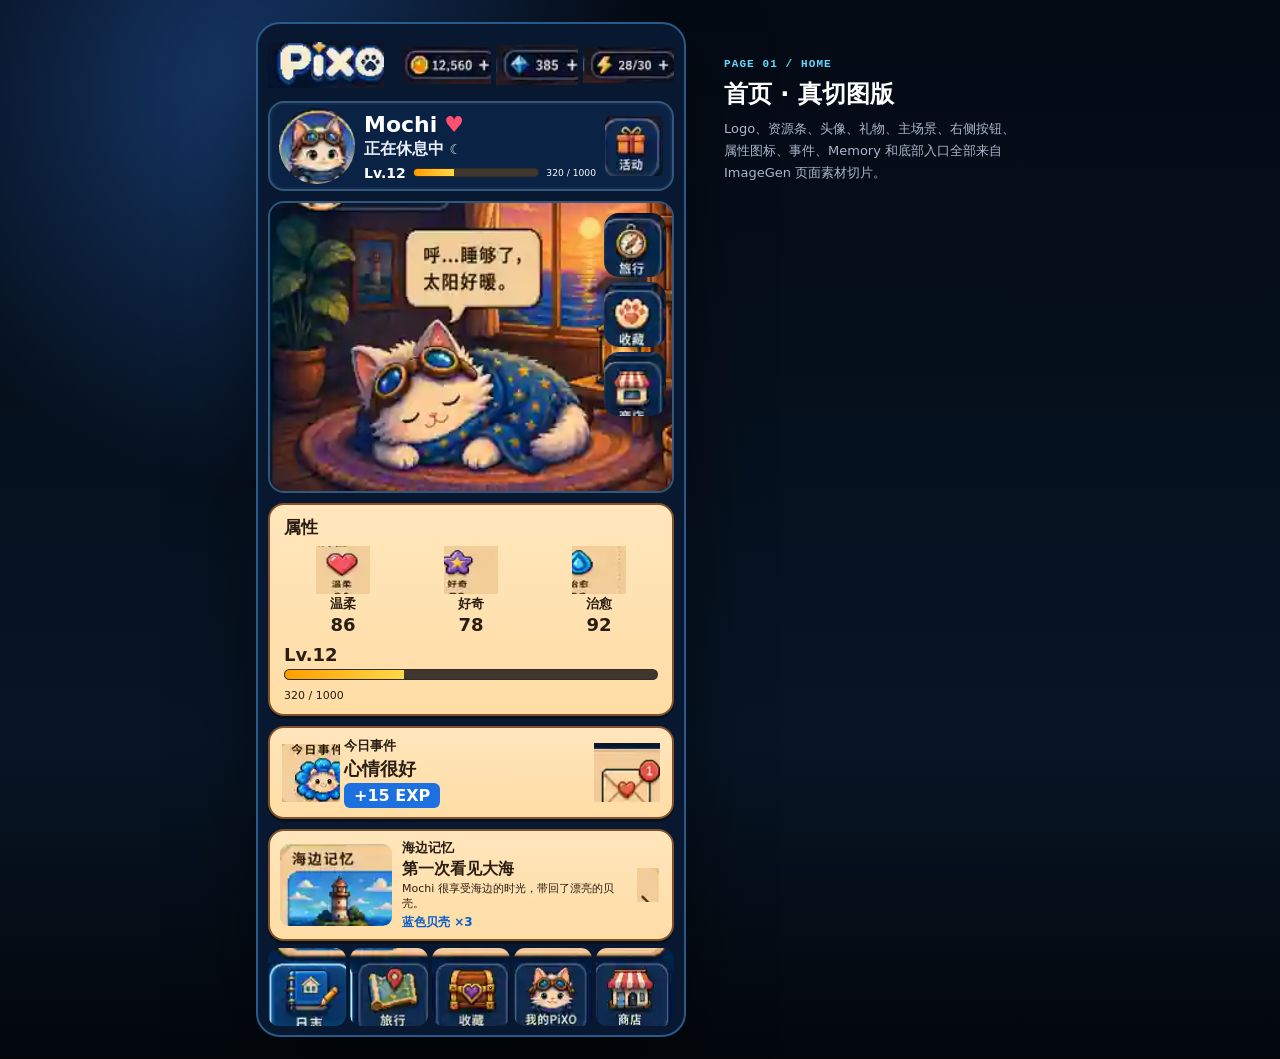
<file: index.html>
<!doctype html>
<html lang="zh-CN">
<head>
  <meta charset="UTF-8" />
  <meta name="viewport" content="width=device-width, initial-scale=1, viewport-fit=cover" />
  <meta name="theme-color" content="#071830" />
  <title>PiXO Demo</title>
  <link rel="stylesheet" href="./styles.css" />
</head>
<body>
<main class="page-shell">

  <section class="page-view" data-page="home">
    <section class="pixo-screen home-screen">
      <header class="home-topbar">
        <button class="image-button logo-button" data-route="home" aria-label="PiXO 首页"><canvas class="slice-canvas" data-src="./assets/home/home-hero.webp" data-x="0.035" data-y="0.055" data-w="0.315" data-h="0.145"></canvas></button>
        <div class="resource-row">
          <button class="image-button resource-image" data-action="coin"><canvas class="slice-canvas" data-src="./assets/home/home-hero.webp" data-x="0.385" data-y="0.069" data-w="0.183" data-h="0.087"></canvas></button>
          <button class="image-button resource-image" data-action="gem"><canvas class="slice-canvas" data-src="./assets/home/home-hero.webp" data-x="0.578" data-y="0.069" data-w="0.162" data-h="0.087"></canvas></button>
          <button class="image-button resource-image" data-action="energy"><canvas class="slice-canvas" data-src="./assets/home/home-hero.webp" data-x="0.752" data-y="0.069" data-w="0.194" data-h="0.087"></canvas></button>
        </div>
      </header>

      <section class="home-profile-card pixel-panel">
        <button class="profile-avatar-cut image-button" data-route="detail"><canvas class="slice-canvas" data-src="./assets/home/home-hero.webp" data-x="0.045" data-y="0.205" data-w="0.145" data-h="0.175"></canvas></button>
        <div class="home-profile-copy"><div class="name-row"><strong>Mochi</strong><span class="heart-text">♥</span></div><p>正在休息中 <small>☾</small></p><div class="level-row"><b>Lv.12</b><div class="mini-progress"><i style="width:32%"></i></div><small>320 / 1000</small></div></div>
        <button class="image-button gift-cut" data-action="activity"><canvas class="slice-canvas" data-src="./assets/home/home-hero.webp" data-x="0.845" data-y="0.191" data-w="0.128" data-h="0.149"></canvas></button>
      </section>

      <section class="home-scene pixel-panel">
        <canvas class="slice-canvas scene-cut" data-src="./assets/home/home-hero.webp" data-x="0.018" data-y="0.365" data-w="0.815" data-h="0.635"></canvas>
        <div class="scene-buttons">
          <button class="image-button" data-route="travel"><canvas class="slice-canvas" data-src="./assets/home/home-hero.webp" data-x="0.845" data-y="0.345" data-w="0.128" data-h="0.149"></canvas></button>
          <button class="image-button" data-route="collection"><canvas class="slice-canvas" data-src="./assets/home/home-hero.webp" data-x="0.845" data-y="0.498" data-w="0.128" data-h="0.149"></canvas></button>
          <button class="image-button" data-route="shop"><canvas class="slice-canvas" data-src="./assets/home/home-hero.webp" data-x="0.845" data-y="0.651" data-w="0.128" data-h="0.149"></canvas></button>
        </div>
      </section>

      <section class="home-stats pixel-paper"><h2>属性</h2><div class="stat-grid">
        <button class="stat-box" data-action="stat-heart"><canvas class="slice-canvas stat-icon-cut" data-src="./assets/home/home-lower.webp" data-x="0.075" data-y="0.075" data-w="0.13" data-h="0.16"></canvas><b>温柔</b><em>86</em></button>
        <button class="stat-box" data-action="stat-star"><canvas class="slice-canvas stat-icon-cut" data-src="./assets/home/home-lower.webp" data-x="0.315" data-y="0.075" data-w="0.13" data-h="0.16"></canvas><b>好奇</b><em>78</em></button>
        <button class="stat-box" data-action="stat-drop"><canvas class="slice-canvas stat-icon-cut" data-src="./assets/home/home-lower.webp" data-x="0.555" data-y="0.075" data-w="0.13" data-h="0.16"></canvas><b>治愈</b><em>92</em></button>
      </div><div class="big-level"><b>Lv.12</b><div class="exp-track"><i style="width:32%"></i></div><small>320 / 1000</small></div></section>

      <section class="today-card pixel-paper"><canvas class="slice-canvas event-flower-cut" data-src="./assets/home/home-lower.webp" data-x="0.060" data-y="0.325" data-w="0.145" data-h="0.175"></canvas><div><small>今日事件</small><strong>心情很好</strong><span class="exp-label">+15 EXP</span></div><button class="image-button mail-cut" data-action="event"><canvas class="slice-canvas" data-src="./assets/home/home-lower.webp" data-x="0.735" data-y="0.286" data-w="0.17" data-h="0.167"></canvas></button></section>

      <button class="memory-preview pixel-paper" onclick="location.href='./memory.html'"><canvas class="slice-canvas memory-thumb-cut" data-src="./assets/home/home-lower.webp" data-x="0.055" data-y="0.535" data-w="0.245" data-h="0.20"></canvas><div><small>海边记忆</small><strong>第一次看见大海</strong><p>Mochi 很享受海边的时光，带回了漂亮的贝壳。</p><span>蓝色贝壳 ×3</span></div><canvas class="slice-canvas arrow-cut" data-src="./assets/home/home-lower.webp" data-x="0.875" data-y="0.55" data-w="0.07" data-h="0.12"></canvas></button>

      <nav class="cut-bottom-nav">
        <button class="image-button" data-action="diary"><canvas class="slice-canvas" data-src="./assets/home/home-lower.webp" data-x="0.025" data-y="0.767" data-w="0.178" data-h="0.208"></canvas></button>
        <button class="image-button" data-route="travel"><canvas class="slice-canvas" data-src="./assets/home/home-lower.webp" data-x="0.207" data-y="0.767" data-w="0.186" data-h="0.208"></canvas></button>
        <button class="image-button" data-route="collection"><canvas class="slice-canvas" data-src="./assets/home/home-lower.webp" data-x="0.398" data-y="0.767" data-w="0.184" data-h="0.208"></canvas></button>
        <button class="image-button" data-route="detail"><canvas class="slice-canvas" data-src="./assets/home/home-lower.webp" data-x="0.590" data-y="0.767" data-w="0.188" data-h="0.208"></canvas></button>
        <button class="image-button" data-route="shop"><canvas class="slice-canvas" data-src="./assets/home/home-lower.webp" data-x="0.782" data-y="0.767" data-w="0.194" data-h="0.208"></canvas></button>
      </nav>
    </section>
  </section>

  <section class="page-view" data-page="detail" hidden>
    <section class="pixo-screen detail-screen">
      <header class="detail-cut-header"><button class="image-button header-cut-btn" data-route="home"><canvas class="slice-canvas" data-src="./assets/detail/detail-header.webp" data-x="0" data-y="0" data-w="0.18" data-h="1"></canvas></button><h1>PiXO 详情</h1><button class="image-button header-cut-btn" data-action="edit-pixo"><canvas class="slice-canvas" data-src="./assets/detail/detail-header.webp" data-x="0.82" data-y="0" data-w="0.18" data-h="1"></canvas></button></header>
      <section class="detail-profile pixel-paper light"><div class="detail-name"><canvas class="slice-canvas profile-avatar-inline" data-src="./assets/home/home-hero.webp" data-x="0.045" data-y="0.205" data-w="0.145" data-h="0.175"></canvas><div><strong>Mochi</strong><small>#00001287</small><p>温柔 · 好奇 · 治愈</p></div></div><div class="detail-level"><b>Lv.12</b><div class="exp-track"><i style="width:32%"></i></div><span>320 / 1000</span></div></section>
      <section class="detail-hero-cut pixel-paper light"><img src="./assets/detail/detail-hero.webp" alt="Mochi 详情主视觉"></section>
      <nav class="detail-tabs"><button class="selected" data-detail-tab="Form">Form</button><button data-detail-tab="Face">Face</button><button data-detail-tab="Trait">Trait</button><button data-detail-tab="Halo">Halo</button></nav>
      <section class="detail-cut-block pixel-paper light"><img src="./assets/detail/detail-traits.webp" alt="Form Face Trait Halo 图标切图"><div class="detail-tab-hotspots"><button data-detail-tab="Form"></button><button data-detail-tab="Face"></button><button data-detail-tab="Trait"></button><button data-detail-tab="Halo"></button></div><p id="detailDescription">猫系 Form 决定 Mochi 的基础外形、动作模板以及部分系列收藏归属。</p></section>
      <section class="detail-cut-block pixel-paper light item-slice-block"><div class="slice-title"><b>旅行携带物品</b><span id="detailItemCount">3 / 3</span></div><img src="./assets/detail/detail-items.webp" alt="旅行物品切图"><div class="detail-item-hotspots"><button class="selected" data-item="能量饮料"></button><button class="selected" data-item="探险锤"></button><button class="selected" data-item="旅行票"></button></div></section>
      <button class="image-button detail-cta-cut" data-route="travel"><img src="./assets/detail/detail-cta.webp" alt="装备 Mochi 出发"></button>
      <nav class="cut-bottom-nav compact-nav"><button class="image-button" data-route="home"><canvas class="slice-canvas" data-src="./assets/home/home-lower.webp" data-x="0.025" data-y="0.767" data-w="0.178" data-h="0.208"></canvas></button><button class="image-button" data-route="travel"><canvas class="slice-canvas" data-src="./assets/home/home-lower.webp" data-x="0.207" data-y="0.767" data-w="0.186" data-h="0.208"></canvas></button><button class="image-button" data-route="collection"><canvas class="slice-canvas" data-src="./assets/home/home-lower.webp" data-x="0.398" data-y="0.767" data-w="0.184" data-h="0.208"></canvas></button><button class="nav-current-text">我的 PiXO</button><button class="image-button" data-route="shop"><canvas class="slice-canvas" data-src="./assets/home/home-lower.webp" data-x="0.782" data-y="0.767" data-w="0.194" data-h="0.208"></canvas></button></nav>
    </section>
  </section>

  <section class="page-view" data-page="travel" hidden>
    <section class="pixo-screen travel-screen">
      <header class="page-topbar"><button class="back-btn" data-route="detail">‹</button><h1>准备旅行</h1><button class="help-btn" data-action="travel-help">?</button></header>
      <section class="destination-card pixel-paper light"><canvas class="slice-canvas destination-cut" data-src="./assets/travel/prepare-page.webp" data-x="0.055" data-y="0.105" data-w="0.895" data-h="0.185"></canvas><button class="destination-overlay" data-action="destination"></button></section>
      <section class="travel-block pixel-paper light"><div class="section-title-row"><div><small>TRAVEL STYLE</small><h3>旅行倾向</h3></div><span id="durationHint">2～8 小时</span></div><div class="segmented-control"><button data-duration="short">短途<small>30m～2h</small></button><button class="selected" data-duration="normal">普通<small>2h～8h</small></button><button data-duration="long">长途<small>8h～24h</small></button></div></section>
      <section class="travel-block pixel-paper light"><div class="section-title-row"><div><small>TRAVEL KIT</small><h3>携带物品</h3></div><span id="travelItemCount">3 / 5</span></div><div class="travel-cut-grid">
        <button class="cut-select selected" data-travel-item="能量饮料"><canvas class="slice-canvas" data-src="./assets/travel/prepare-page.webp" data-x="0.071" data-y="0.461" data-w="0.174" data-h="0.131"></canvas></button><button class="cut-select selected" data-travel-item="寻宝工具"><canvas class="slice-canvas" data-src="./assets/travel/prepare-page.webp" data-x="0.257" data-y="0.461" data-w="0.174" data-h="0.131"></canvas></button><button class="cut-select selected" data-travel-item="旅行票"><canvas class="slice-canvas" data-src="./assets/travel/prepare-page.webp" data-x="0.446" data-y="0.461" data-w="0.174" data-h="0.131"></canvas></button><button class="cut-select empty" data-action="empty-slot"><canvas class="slice-canvas" data-src="./assets/travel/prepare-page.webp" data-x="0.634" data-y="0.461" data-w="0.174" data-h="0.131"></canvas></button><button class="cut-select empty" data-action="empty-slot"><canvas class="slice-canvas" data-src="./assets/travel/prepare-page.webp" data-x="0.811" data-y="0.461" data-w="0.125" data-h="0.131"></canvas></button>
      </div></section>
      <section class="halo-summary pixel-paper light"><canvas class="slice-canvas halo-cut" data-src="./assets/detail/detail-traits.webp" data-x="0.72" data-y="0.05" data-w="0.26" data-h="0.74"></canvas><div><small>CURRENT HALO</small><strong>探索环</strong><p>减少重复地点，提高发现新地点和特殊路线的概率。</p></div><span>Lv.2</span></section>
      <section class="travel-estimate pixel-panel"><div><span>预计时长</span><b id="estimateTime">约 3小时28分</b></div><div><span>事件倾向</span><b id="estimateEvent">均衡 · 探索</b></div><div><span>携带数量</span><b id="estimateItems">3 件</b></div></section>
      <button class="image-button travel-start-cut" id="travelStartBtn"><canvas class="slice-canvas" data-src="./assets/travel/prepare-page.webp" data-x="0.103" data-y="0.885" data-w="0.794" data-h="0.074"></canvas></button><div class="travel-draft" id="travelDraft">海边小镇 · 普通 · 3 件物品</div>
      <nav class="cut-bottom-nav compact-nav"><button class="image-button" data-route="home"><canvas class="slice-canvas" data-src="./assets/home/home-lower.webp" data-x="0.025" data-y="0.767" data-w="0.178" data-h="0.208"></canvas></button><button class="nav-current-text">旅行</button><button class="image-button" data-route="collection"><canvas class="slice-canvas" data-src="./assets/home/home-lower.webp" data-x="0.398" data-y="0.767" data-w="0.184" data-h="0.208"></canvas></button><button class="image-button" data-route="detail"><canvas class="slice-canvas" data-src="./assets/home/home-lower.webp" data-x="0.590" data-y="0.767" data-w="0.188" data-h="0.208"></canvas></button><button class="image-button" data-route="shop"><canvas class="slice-canvas" data-src="./assets/home/home-lower.webp" data-x="0.782" data-y="0.767" data-w="0.194" data-h="0.208"></canvas></button></nav>
    </section>
  </section>

  <section class="page-view" data-page="traveling" hidden>
    <section class="pixo-screen traveling-screen">
      <header class="traveling-cut-header"><button class="image-button" data-route="travel"><canvas class="slice-canvas" data-src="./assets/traveling/traveling-page.webp" data-x="0.022" data-y="0.011" data-w="0.12" data-h="0.07"></canvas></button><h1>旅行中</h1><button class="image-button" data-action="traveling-camera"><canvas class="slice-canvas" data-src="./assets/traveling/traveling-page.webp" data-x="0.87" data-y="0.011" data-w="0.11" data-h="0.07"></canvas></button></header>
      <section class="travel-map-card pixel-paper light"><img src="./assets/traveling/traveling-map.webp" alt="海边旅行路线" class="travel-map-image"><div class="map-signal"><canvas class="slice-canvas signal-avatar" data-src="./assets/home/home-hero.webp" data-x="0.045" data-y="0.205" data-w="0.145" data-h="0.175"></canvas><div><small>MOCHI SIGNAL</small><b>正在旅行…</b></div></div><div class="time-bubble"><small>预计剩余</small><strong id="travelingRemaining">3小时28分</strong></div></section>
      <section class="traveling-info pixel-paper light"><div><small>目的地</small><b id="travelingDestination">海边小镇</b></div><div><small>旅行类型</small><b id="travelingType">普通</b></div><div><small>Halo</small><b id="travelingHalo">探索环</b></div></section>
      <section class="message-card pixel-paper light"><div class="section-title-row"><div><small>LIVE LOG</small><h3>途中消息</h3></div><span>自动更新</span></div><div class="traveling-log" id="travelingLog"></div></section>
      <section class="traveling-kit pixel-paper light"><div class="section-title-row"><div><small>TRIP LOADOUT</small><h3>本次携带</h3></div><span id="travelingItemCount">3 件</span></div><div class="traveling-cut-kit" id="travelingKit"></div></section>
      <div class="traveling-actions"><button class="image-button fast-cut" id="travelingFastBtn"><canvas class="slice-canvas" data-src="./assets/traveling/traveling-page.webp" data-x="0.103" data-y="0.914" data-w="0.38" data-h="0.056"></canvas></button><button class="image-button boost-cut" data-action="boost"><canvas class="slice-canvas" data-src="./assets/traveling/traveling-page.webp" data-x="0.52" data-y="0.914" data-w="0.37" data-h="0.056"></canvas></button></div><div class="traveling-summary" id="travelingSummary">普通 · 探索环 · 3件物品</div>
      <nav class="cut-bottom-nav compact-nav"><button class="image-button" data-route="home"><canvas class="slice-canvas" data-src="./assets/home/home-lower.webp" data-x="0.025" data-y="0.767" data-w="0.178" data-h="0.208"></canvas></button><button class="nav-current-text">旅行</button><button class="image-button" data-route="collection"><canvas class="slice-canvas" data-src="./assets/home/home-lower.webp" data-x="0.398" data-y="0.767" data-w="0.184" data-h="0.208"></canvas></button><button class="image-button" data-route="detail"><canvas class="slice-canvas" data-src="./assets/home/home-lower.webp" data-x="0.590" data-y="0.767" data-w="0.188" data-h="0.208"></canvas></button><button class="image-button" data-route="shop"><canvas class="slice-canvas" data-src="./assets/home/home-lower.webp" data-x="0.782" data-y="0.767" data-w="0.194" data-h="0.208"></canvas></button></nav>
    </section>
  </section>

  <aside class="build-note"><span id="buildPage">PAGE 01 / HOME</span><strong id="buildTitle">首页 · 切图组件化</strong><p id="buildText">所有可见按钮、图标和主要插画均来自之前的 ImageGen 页面素材切片。</p></aside>
</main>
<div class="route-preview" id="routePreview" aria-hidden="true"><div class="preview-panel"><button class="preview-close" id="previewClose">×</button><small>NEXT PAGE</small><h2 id="previewTitle">收藏柜</h2><p id="previewText">第 7 页会在 1～4 页修复完成后继续实现。</p><button class="preview-primary" id="previewBack">返回当前页面</button></div></div>
<div class="toast" id="toast"></div>
<script src="./app.js"></script><script src="./return-bridge.js"></script>
</body>
</html>
</file>
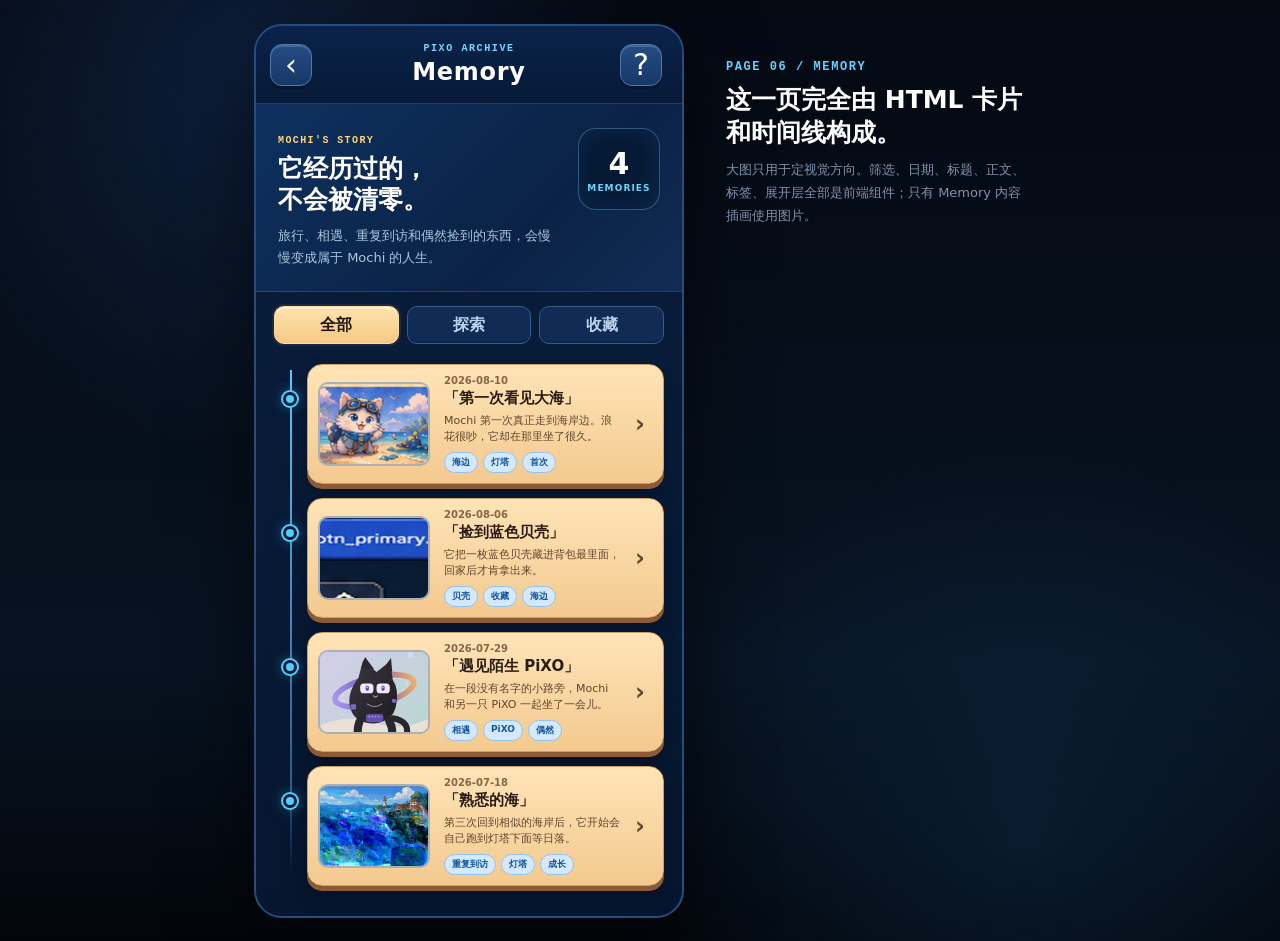
<file: memory.html>
<!doctype html>
<html lang="zh-CN">
<head>
  <meta charset="UTF-8" />
  <meta name="viewport" content="width=device-width, initial-scale=1, viewport-fit=cover" />
  <meta name="theme-color" content="#071830" />
  <title>PiXO · Memory</title>
  <link rel="stylesheet" href="./memory.css" />
</head>
<body>
  <main class="memory-shell">
    <section class="memory-phone" aria-label="PiXO Memory 页面">
      <header class="memory-topbar">
        <button class="pixel-icon-btn" id="memoryBack" aria-label="返回">‹</button>
        <div class="title-group"><small>PIXO ARCHIVE</small><h1>Memory</h1></div>
        <button class="pixel-icon-btn" id="memoryInfo" aria-label="Memory 说明">?</button>
      </header>

      <section class="memory-hero">
        <div class="hero-copy">
          <span class="eyebrow">MOCHI'S STORY</span>
          <h2>它经历过的，<br>不会被清零。</h2>
          <p>旅行、相遇、重复到访和偶然捡到的东西，会慢慢变成属于 Mochi 的人生。</p>
        </div>
        <div class="hero-count"><strong id="memoryTotal">4</strong><span>MEMORIES</span></div>
      </section>

      <nav class="memory-tabs" aria-label="Memory 筛选">
        <button class="memory-tab active" data-filter="all">全部</button>
        <button class="memory-tab" data-filter="explore">探索</button>
        <button class="memory-tab" data-filter="collect">收藏</button>
      </nav>

      <section class="timeline-wrap">
        <div class="timeline-line"></div>
        <div id="memoryList" class="memory-list"></div>
      </section>
    </section>

    <aside class="memory-note">
      <span>PAGE 06 / MEMORY</span>
      <strong>这一页完全由 HTML 卡片和时间线构成。</strong>
      <p>大图只用于定视觉方向。筛选、日期、标题、正文、标签、展开层全部是前端组件；只有 Memory 内容插画使用图片。</p>
    </aside>
  </main>

  <div class="memory-modal" id="memoryModal" aria-hidden="true">
    <div class="memory-modal-card">
      <button class="modal-close" id="modalClose">×</button>
      <img id="modalImage" alt="Memory 插画" />
      <div class="modal-body">
        <small id="modalDate"></small>
        <h2 id="modalTitle"></h2>
        <p id="modalText"></p>
        <div class="modal-tags" id="modalTags"></div>
      </div>
    </div>
  </div>

  <div class="memory-toast" id="memoryToast"></div>
  <script src="./memory.js"></script>
</body>
</html>
</file>
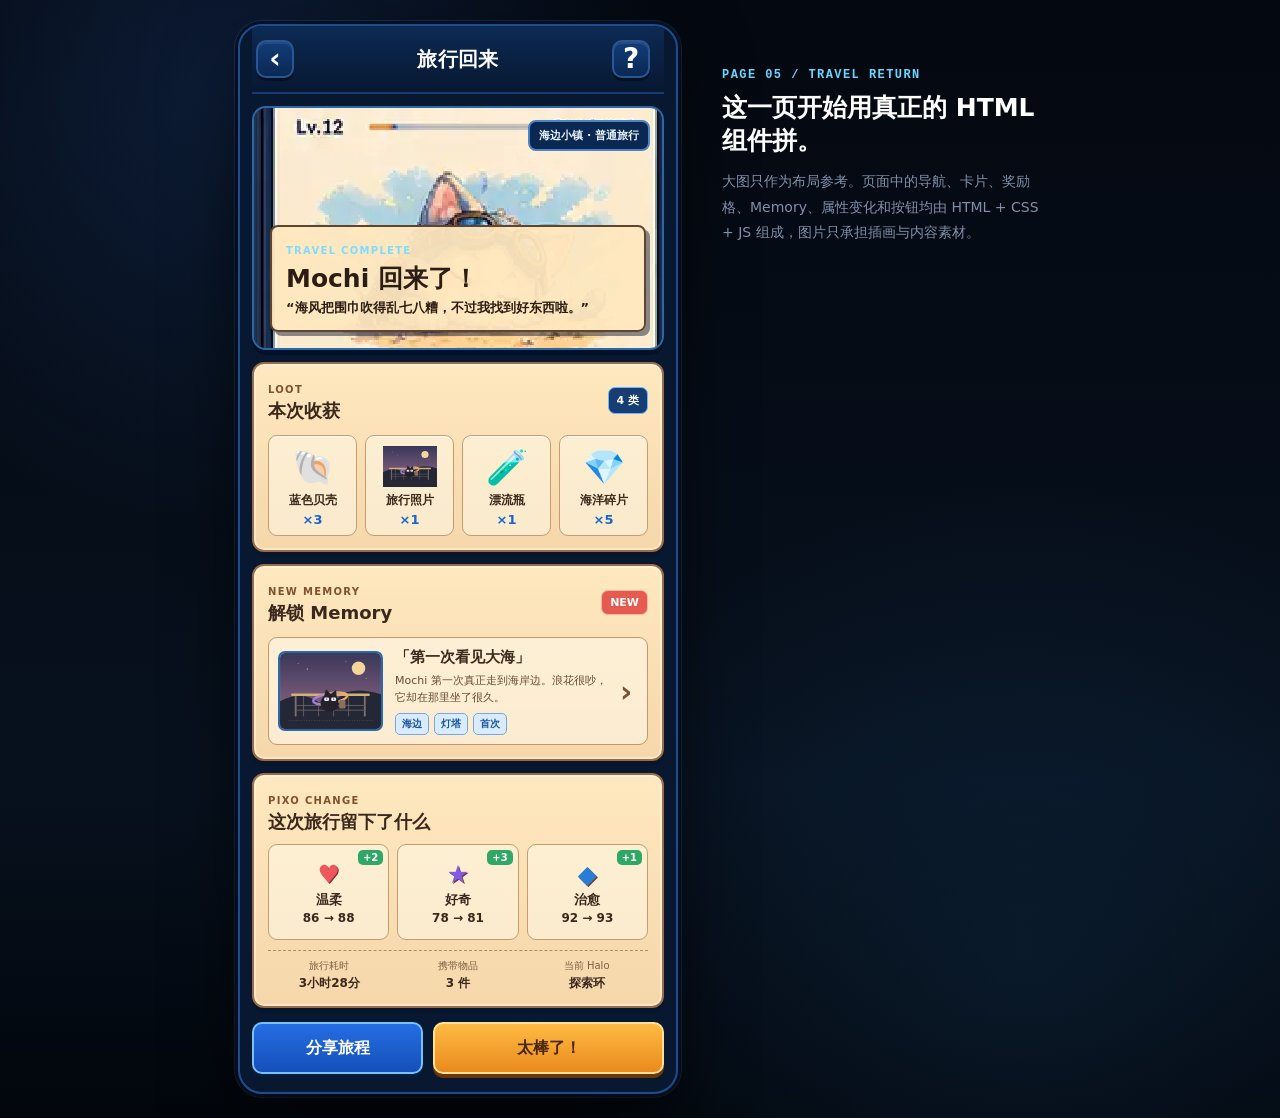
<file: return.html>
<!doctype html>
<html lang="zh-CN">
<head>
  <meta charset="UTF-8" />
  <meta name="viewport" content="width=device-width, initial-scale=1, viewport-fit=cover" />
  <meta name="theme-color" content="#071830" />
  <title>PiXO · 旅行回来</title>
  <link rel="stylesheet" href="./return.css" />
</head>
<body>
  <main class="return-shell">
    <section class="return-phone" aria-label="PiXO 旅行回来页面">
      <header class="return-topbar">
        <button class="pixel-icon-btn" id="returnBack" aria-label="返回旅行中">‹</button>
        <h1>旅行回来</h1>
        <button class="pixel-icon-btn" id="returnInfo" aria-label="旅行说明">?</button>
      </header>

      <section class="return-hero-card">
        <img class="return-hero-image" src="./assets/detail/detail-hero.webp" alt="Mochi 海边归来" />
        <div class="return-hero-copy">
          <span class="mini-label">TRAVEL COMPLETE</span>
          <h2>Mochi 回来了！</h2>
          <p id="returnQuote">“海风把围巾吹得乱七八糟，不过我找到好东西啦。”</p>
        </div>
        <div class="return-route-chip" id="returnRouteChip">海边小镇 · 普通旅行</div>
      </section>

      <section class="paper-card rewards-section">
        <div class="section-title-row">
          <div>
            <span class="mini-label dark">LOOT</span>
            <h3>本次收获</h3>
          </div>
          <span class="reward-total" id="rewardTotal">4 类</span>
        </div>

        <div class="reward-grid">
          <button class="reward-item" data-reward="蓝色贝壳">
            <div class="reward-art reward-shell">🐚</div>
            <strong>蓝色贝壳</strong>
            <span id="rewardShellCount">×3</span>
          </button>
          <button class="reward-item" data-reward="旅行照片">
            <img src="./assets/postcard-moonbay.svg" alt="旅行照片" />
            <strong>旅行照片</strong>
            <span id="rewardPhotoCount">×1</span>
          </button>
          <button class="reward-item" data-reward="漂流瓶">
            <div class="reward-art">🧪</div>
            <strong>漂流瓶</strong>
            <span id="rewardBottleCount">×1</span>
          </button>
          <button class="reward-item" data-reward="海洋碎片">
            <div class="reward-art">💎</div>
            <strong>海洋碎片</strong>
            <span id="rewardShardCount">×5</span>
          </button>
        </div>
      </section>

      <section class="paper-card memory-section">
        <div class="section-title-row">
          <div>
            <span class="mini-label dark">NEW MEMORY</span>
            <h3>解锁 Memory</h3>
          </div>
          <span class="new-badge">NEW</span>
        </div>
        <button class="memory-unlock" id="memoryUnlock">
          <img src="./assets/postcard-moonbay.svg" alt="第一次看见大海" />
          <div class="memory-copy">
            <strong>「第一次看见大海」</strong>
            <p>Mochi 第一次真正走到海岸边。浪花很吵，它却在那里坐了很久。</p>
            <div class="memory-tags"><span>海边</span><span>灯塔</span><span>首次</span></div>
          </div>
          <span class="memory-arrow">›</span>
        </button>
      </section>

      <section class="paper-card stats-section">
        <div class="section-title-row compact">
          <div>
            <span class="mini-label dark">PIXO CHANGE</span>
            <h3>这次旅行留下了什么</h3>
          </div>
        </div>
        <div class="stat-change-grid">
          <div class="stat-change"><span>♥</span><small>温柔</small><b>86 → 88</b><em>+2</em></div>
          <div class="stat-change"><span>★</span><small>好奇</small><b>78 → 81</b><em>+3</em></div>
          <div class="stat-change"><span>◆</span><small>治愈</small><b>92 → 93</b><em>+1</em></div>
        </div>
        <div class="trip-meta">
          <div><span>旅行耗时</span><b id="returnDuration">3小时28分</b></div>
          <div><span>携带物品</span><b id="returnItems">3 件</b></div>
          <div><span>当前 Halo</span><b id="returnHalo">探索环</b></div>
        </div>
      </section>

      <section class="return-actions">
        <button class="secondary-pixel-btn" id="shareTrip">分享旅程</button>
        <button class="primary-pixel-btn" id="finishReturn">太棒了！</button>
      </section>
    </section>

    <aside class="return-note">
      <span>PAGE 05 / TRAVEL RETURN</span>
      <strong>这一页开始用真正的 HTML 组件拼。</strong>
      <p>大图只作为布局参考。页面中的导航、卡片、奖励格、Memory、属性变化和按钮均由 HTML + CSS + JS 组成，图片只承担插画与内容素材。</p>
    </aside>
  </main>

  <div class="return-toast" id="returnToast"></div>
  <script src="./return.js"></script>
</body>
</html>
</file>
<file: styles.css>
:root{--screen:430px;--navy:#071830;--navy2:#0b2448;--line:#214c7b;--paper:#ffe0ad;--paper2:#fff0d3;--ink:#2a1d14;--blue:#126be8;--glow:#68d9ff}
*{box-sizing:border-box}html,body{margin:0;min-height:100%;font-family:"Microsoft YaHei","PingFang SC",system-ui,-apple-system,sans-serif}body{background:radial-gradient(circle at 20% 8%,#16396a 0,transparent 28%),linear-gradient(180deg,#040a14,#071525 70%,#03070c);color:#fff}button{font:inherit}.page-shell{min-height:100vh;display:flex;align-items:flex-start;justify-content:center;gap:38px;padding:22px}.page-view[hidden]{display:none}.pixo-screen{width:min(calc(100vw - 16px),var(--screen));min-height:920px;background:#071830;border:2px solid #285a8c;border-radius:24px;overflow:hidden;box-shadow:0 28px 80px rgba(0,0,0,.5);padding:10px;position:relative}.image-button{border:0;background:transparent;padding:0;margin:0;cursor:pointer;display:block}.image-button canvas,.image-button img{display:block;width:100%;height:auto}.image-button:active{transform:translateY(1px) scale(.985)}.slice-canvas{display:block;max-width:100%;height:auto}.pixel-panel{background:#0a2345;border:2px solid #31577c;border-radius:16px;box-shadow:inset 0 0 0 2px rgba(255,255,255,.03)}.pixel-paper{background:linear-gradient(180deg,#ffe6bc,#ffdda5);color:var(--ink);border:2px solid #81512e;border-radius:16px;box-shadow:0 3px 0 #07111e}.pixel-paper.light{background:linear-gradient(180deg,#fff7e9,#ffe7be);border-color:#d6b185;box-shadow:none}.exp-track,.mini-progress{height:9px;border-radius:9px;background:#40372f;overflow:hidden;border:1px solid rgba(0,0,0,.2)}.exp-track i,.mini-progress i{display:block;height:100%;background:linear-gradient(90deg,#ff9e00,#ffd948)}
.home-screen{padding-bottom:94px}.home-topbar{display:flex;align-items:center;gap:8px;height:62px}.logo-button{width:116px;flex:0 0 116px}.resource-row{display:flex;gap:5px;flex:1;justify-content:flex-end}.resource-image{width:88px}.resource-image:nth-child(2){width:82px}.resource-image:nth-child(3){width:91px}.home-profile-card{height:90px;margin-top:5px;padding:7px 9px;display:flex;align-items:center;gap:9px}.profile-avatar-cut{width:76px;height:76px;overflow:hidden;border-radius:50%;flex:0 0 76px}.home-profile-copy{min-width:0;flex:1}.name-row{display:flex;gap:7px;align-items:center;font-size:22px}.name-row strong{font-weight:900}.heart-text{color:#ff5071}.home-profile-copy p{margin:2px 0 5px;font-weight:700;color:#e9eff9}.level-row{display:grid;grid-template-columns:auto 1fr auto;gap:7px;align-items:center;font-size:11px}.level-row b{font-size:14px}.gift-cut{width:58px;height:68px;overflow:hidden;border-radius:12px}.home-scene{height:292px;margin-top:10px;position:relative;overflow:hidden;background:#091d37}.scene-cut{width:100%;height:100%}.scene-buttons{position:absolute;right:6px;top:10px;width:62px;display:grid;gap:5px}.scene-buttons .image-button{width:62px;border-radius:15px;overflow:hidden}.home-stats{padding:11px 14px;margin-top:10px}.home-stats h2{margin:0 0 6px;font-size:17px}.stat-grid{display:grid;grid-template-columns:repeat(3,1fr);gap:10px}.stat-box{border:0;background:transparent;color:var(--ink);display:grid;justify-items:center;gap:1px;cursor:pointer}.stat-icon-cut{width:54px;height:48px}.stat-box b{font-size:13px}.stat-box em{font-style:normal;font-weight:900;font-size:18px}.big-level{margin-top:8px}.big-level>b{font-size:18px}.big-level .exp-track{height:11px;margin:4px 0}.big-level small{font-size:11px}.today-card{display:grid;grid-template-columns:62px 1fr 72px;align-items:center;padding:9px 12px;margin-top:10px;min-height:86px}.event-flower-cut{width:58px;height:58px}.today-card>div{display:grid;gap:2px}.today-card small{font-weight:800}.today-card strong{font-size:18px}.exp-label{justify-self:start;background:#1d70df;color:#fff;border-radius:6px;padding:3px 10px;font-weight:900}.mail-cut{width:66px;justify-self:end}.memory-preview{width:100%;display:grid;grid-template-columns:112px 1fr 25px;align-items:center;gap:10px;text-align:left;padding:8px 10px;margin-top:10px;cursor:pointer}.memory-thumb-cut{width:112px;border-radius:9px}.memory-preview>div{display:grid;gap:2px}.memory-preview small{font-weight:900}.memory-preview strong{font-size:16px}.memory-preview p{margin:0;font-size:11px;line-height:1.35}.memory-preview span{color:#075dce;font-size:12px;font-weight:800}.arrow-cut{width:22px}.cut-bottom-nav{position:absolute;left:8px;right:8px;bottom:7px;height:82px;display:grid;grid-template-columns:repeat(5,1fr);gap:4px;background:#071830;padding:2px}.cut-bottom-nav button{height:78px;display:grid;place-items:center;overflow:hidden;border-radius:11px}.cut-bottom-nav canvas{width:100%;height:100%}.compact-nav{height:70px}.compact-nav button{height:66px}.nav-current-text{border:2px solid #38b2ff!important;background:linear-gradient(180deg,#164b8c,#0e2a53)!important;color:#fff!important;border-radius:12px;font-weight:900;cursor:pointer}
.page-topbar,.detail-cut-header,.traveling-cut-header{height:58px;display:grid;grid-template-columns:48px 1fr 48px;align-items:center}.page-topbar h1,.detail-cut-header h1,.traveling-cut-header h1{text-align:center;font-size:20px;margin:0}.back-btn,.help-btn{width:40px;height:40px;border:1px solid #386698;border-radius:11px;background:#0c2b54;color:#fff;font-size:28px;cursor:pointer}.help-btn{font-size:20px}.header-cut-btn{width:40px;height:40px;overflow:hidden;justify-self:center}
.detail-screen{padding-bottom:82px}.detail-profile{padding:10px 12px}.detail-name{display:flex;align-items:center;gap:9px}.profile-avatar-inline{width:58px;height:58px;border-radius:50%;overflow:hidden;flex:0 0 58px}.detail-name strong{display:block;font-size:21px}.detail-name small{color:#6d7d93;margin-left:5px}.detail-name p{margin:4px 0 0;color:#5b4c3f;font-weight:700;font-size:12px}.detail-level{display:grid;grid-template-columns:auto 1fr auto;align-items:center;gap:8px;margin-top:8px;font-size:11px}.detail-level b{font-size:16px}.detail-hero-cut{margin-top:9px;padding:7px;overflow:hidden}.detail-hero-cut img{display:block;width:100%;max-height:220px;object-fit:cover;border-radius:10px}.detail-tabs{display:grid;grid-template-columns:repeat(4,1fr);gap:5px;margin:8px 0}.detail-tabs button{height:38px;border:1px solid #ccd7e5;border-radius:9px;background:#e9f0f9;color:#20304c;font-weight:800;cursor:pointer}.detail-tabs button.selected{background:#126be8;color:#fff;border-color:#6ec5ff}.detail-cut-block{padding:8px;position:relative;margin-top:8px}.detail-cut-block>img{width:100%;display:block;border-radius:9px}.detail-tab-hotspots,.detail-item-hotspots{position:absolute;left:8px;right:8px;top:8px;bottom:52px;display:grid;grid-template-columns:repeat(4,1fr);gap:3px}.detail-tab-hotspots button,.detail-item-hotspots button{border:0;background:transparent;cursor:pointer}.detail-cut-block p{margin:7px 2px 2px;font-size:12px;line-height:1.5;color:#5b4c3f}.item-slice-block{padding-top:38px}.slice-title{position:absolute;left:12px;right:12px;top:7px;display:flex;justify-content:space-between;align-items:center;color:#2f2117}.slice-title span{font-size:12px;color:#68778b}.detail-item-hotspots{top:38px;bottom:8px;grid-template-columns:repeat(3,1fr)}.detail-item-hotspots button.selected{box-shadow:inset 0 0 0 3px #1684ff;border-radius:12px}.detail-cta-cut{width:86%;margin:10px auto 4px;border-radius:14px;overflow:hidden}.detail-cta-cut img{width:100%}
.travel-screen{padding-bottom:82px}.destination-card{position:relative;padding:7px;overflow:hidden}.destination-cut{width:100%;border-radius:10px}.destination-overlay{position:absolute;inset:0;border:0;background:transparent;cursor:pointer}.travel-block{padding:11px;margin-top:9px}.section-title-row{display:flex;justify-content:space-between;align-items:center;margin-bottom:8px}.section-title-row small{font-size:10px;color:#60718a;font-weight:800}.section-title-row h3{margin:1px 0 0;font-size:17px}.section-title-row>span{font-size:12px;color:#5f7188}.segmented-control{display:grid;grid-template-columns:repeat(3,1fr);gap:7px}.segmented-control button{height:55px;border:1px solid #c9d5e4;border-radius:10px;background:#edf3fa;color:#263651;font-weight:900;cursor:pointer}.segmented-control button small{display:block;font-weight:600;font-size:10px;color:#66758b}.segmented-control button.selected{background:linear-gradient(180deg,#3388fb,#1164df);color:#fff;border-color:#75cbff}.segmented-control button.selected small{color:#e4f3ff}.travel-cut-grid{display:grid;grid-template-columns:repeat(5,1fr);gap:5px}.cut-select{position:relative;border:0;background:transparent;padding:0;border-radius:11px;overflow:hidden;cursor:pointer}.cut-select canvas{width:100%}.cut-select.selected{box-shadow:0 0 0 3px #1380ff,0 0 16px rgba(19,128,255,.25)}.cut-select.selected:after{content:"✓";position:absolute;right:3px;top:3px;width:20px;height:20px;border-radius:50%;display:grid;place-items:center;background:#1684ff;color:#fff;font-size:11px;font-weight:900}.cut-select.empty{opacity:.72}.halo-summary{display:grid;grid-template-columns:64px 1fr 42px;gap:9px;align-items:center;padding:10px 12px;margin-top:9px}.halo-cut{width:58px;max-height:58px}.halo-summary small{display:block;color:#617188;font-size:10px}.halo-summary strong{font-size:18px}.halo-summary p{font-size:11px;margin:2px 0;line-height:1.4;color:#695b4f}.halo-summary>span{font-size:12px;font-weight:900;color:#126be8}.travel-estimate{margin-top:9px;padding:8px 10px;display:grid;grid-template-columns:repeat(3,1fr);gap:4px}.travel-estimate div{display:grid;gap:2px;text-align:center}.travel-estimate span{font-size:10px;color:#98abc4}.travel-estimate b{font-size:12px}.travel-start-cut{width:84%;margin:10px auto 0;overflow:hidden;border-radius:14px}.travel-draft{text-align:center;color:#9bb3d0;font-size:10px;margin:4px 0}
.traveling-screen{padding-bottom:84px}.traveling-cut-header .image-button{width:40px;height:40px;overflow:hidden;justify-self:center}.travel-map-card{padding:8px;position:relative;overflow:hidden}.travel-map-image{display:block;width:100%;height:255px;object-fit:cover;border-radius:11px}.map-signal{position:absolute;left:15px;top:16px;display:flex;align-items:center;gap:6px;background:rgba(5,42,80,.88);color:#fff;padding:5px 9px;border-radius:13px;border:1px solid #67c6ff}.signal-avatar{width:40px;height:40px;border-radius:50%;overflow:hidden}.map-signal small{font-size:8px;color:#8fd8ff;display:block}.map-signal b{font-size:12px}.time-bubble{position:absolute;right:16px;bottom:15px;background:#ffebc8;color:#372416;border:2px solid #855a38;border-radius:11px;padding:7px 10px;text-align:center}.time-bubble small{display:block;font-size:9px}.time-bubble strong{font-size:15px}.traveling-info{display:grid;grid-template-columns:repeat(3,1fr);padding:9px;margin-top:8px;text-align:center}.traveling-info div+div{border-left:1px solid #d8c4a5}.traveling-info small{display:block;color:#6b7687;font-size:10px}.traveling-info b{font-size:12px}.message-card,.traveling-kit{padding:10px;margin-top:8px}.traveling-log{display:grid;gap:5px}.traveling-log-row{display:grid;grid-template-columns:42px 1fr;gap:8px;align-items:center;background:#e9f2fc;border-radius:8px;padding:6px 8px;color:#253650;font-size:11px}.traveling-log-row time{color:#52779f}.traveling-log-row.new{animation:pop .35s ease}@keyframes pop{from{opacity:0;transform:translateY(4px)}to{opacity:1;transform:none}}.traveling-cut-kit{display:grid;grid-template-columns:repeat(3,1fr);gap:6px}.trip-cut-item{border:1px solid #ccd9e8;border-radius:10px;overflow:hidden;background:#f4f8fd}.trip-cut-item canvas{width:100%}.traveling-actions{display:grid;grid-template-columns:1fr 1fr;gap:8px;margin-top:9px}.fast-cut,.boost-cut{border-radius:12px;overflow:hidden}.traveling-summary{text-align:center;color:#94abc7;font-size:10px;margin-top:4px}
.build-note{width:300px;position:sticky;top:32px;margin-top:36px;color:#a8b7ca}.build-note span{display:block;color:#65d9ff;font:700 11px ui-monospace,monospace;letter-spacing:.1em}.build-note strong{display:block;color:#fff;font-size:24px;margin:8px 0}.build-note p{font-size:13px;line-height:1.7;margin:0}.route-preview{position:fixed;inset:0;background:rgba(2,8,18,.75);backdrop-filter:blur(8px);display:grid;place-items:center;opacity:0;pointer-events:none;z-index:30;padding:20px;transition:.2s}.route-preview.open{opacity:1;pointer-events:auto}.preview-panel{position:relative;width:min(400px,100%);padding:30px;background:#0b2140;border:1px solid #3f74aa;border-radius:20px}.preview-panel small{color:#67dcff}.preview-panel h2{font-size:28px;margin:8px 0}.preview-panel p{color:#abc0d8;line-height:1.6}.preview-close{position:absolute;right:12px;top:10px;border:0;background:#163963;color:#fff;border-radius:9px;width:34px;height:34px;font-size:23px}.preview-primary{width:100%;height:46px;border:0;border-radius:12px;background:#126be8;color:#fff;font-weight:900}.toast{position:fixed;left:50%;bottom:24px;transform:translate(-50%,18px);background:rgba(5,18,35,.95);border:1px solid #417bb4;color:#fff;padding:10px 15px;border-radius:11px;opacity:0;pointer-events:none;transition:.2s;z-index:40;max-width:calc(100vw - 24px);white-space:nowrap;overflow:hidden;text-overflow:ellipsis}.toast.show{opacity:1;transform:translate(-50%,0)}
@media(max-width:900px){.page-shell{display:block;padding:6px 0 20px}.pixo-screen{margin:0 auto}.build-note{display:none}}@media(max-width:450px){.pixo-screen{width:100vw;border-radius:0;border-left:0;border-right:0}.page-shell{padding:0}.resource-image{width:21vw}.logo-button{width:26vw;flex-basis:26vw}.home-scene{height:68vw;max-height:292px}.cut-bottom-nav{left:4px;right:4px}}
</file>
<file: memory.css>
:root{
  --navy:#071830;
  --navy-2:#0b2a55;
  --navy-3:#123c75;
  --cream:#f6d7a8;
  --cream-2:#ffe8bf;
  --paper:#f9e5c2;
  --ink:#2b1d16;
  --blue:#2d74e7;
  --blue-2:#154eaa;
  --cyan:#67d7ff;
  --gold:#ffb642;
}
*{box-sizing:border-box}
html,body{margin:0;min-height:100%;background:#040912;color:#fff;font-family:"Microsoft YaHei","PingFang SC",system-ui,-apple-system,sans-serif}
body{background:radial-gradient(circle at 20% 8%,rgba(42,96,178,.24),transparent 28%),radial-gradient(circle at 80% 90%,rgba(32,101,169,.18),transparent 30%),linear-gradient(180deg,#040912,#071321 70%,#02060b)}
button{font:inherit}
.memory-shell{min-height:100vh;display:flex;justify-content:center;align-items:flex-start;gap:42px;padding:24px}
.memory-phone{width:min(100vw - 20px,430px);min-height:820px;background:linear-gradient(180deg,#071a39,#0a2a59 15%,#071a38 100%);border:2px solid #294c7d;border-radius:28px;overflow:hidden;box-shadow:0 28px 80px rgba(0,0,0,.55),inset 0 0 0 2px rgba(111,180,255,.08)}
.memory-topbar{height:78px;display:grid;grid-template-columns:48px 1fr 48px;align-items:center;padding:0 14px;border-bottom:1px solid rgba(106,174,255,.2);background:linear-gradient(180deg,#0a2349,#071a38)}
.pixel-icon-btn{width:42px;height:42px;border:1px solid #5176a8;border-radius:12px;background:linear-gradient(180deg,#244d83,#173866);color:#fff;font-size:30px;line-height:1;cursor:pointer;box-shadow:inset 0 2px 0 rgba(255,255,255,.15),0 3px 0 rgba(0,0,0,.22)}
.pixel-icon-btn:active{transform:translateY(1px)}
.title-group{text-align:center}.title-group small{display:block;color:#78d5ff;font:800 10px/1.1 ui-monospace,SFMono-Regular,Menlo,monospace;letter-spacing:.16em}.title-group h1{margin:4px 0 0;font-size:24px;letter-spacing:.03em}
.memory-hero{display:flex;justify-content:space-between;gap:18px;padding:24px 22px 22px;background:linear-gradient(135deg,#0d315f,#0a2245 65%,#112d55);border-bottom:1px solid rgba(115,187,255,.18)}
.hero-copy{max-width:285px}.eyebrow{display:inline-block;font:900 10px/1.1 ui-monospace,SFMono-Regular,Menlo,monospace;color:#ffd47a;letter-spacing:.14em;margin-bottom:8px}.hero-copy h2{font-size:25px;line-height:1.22;margin:0 0 10px}.hero-copy p{margin:0;color:#aec4df;font-size:13px;line-height:1.7}
.hero-count{min-width:82px;height:82px;border-radius:18px;border:1px solid rgba(117,204,255,.35);background:rgba(6,21,43,.62);display:flex;flex-direction:column;align-items:center;justify-content:center;box-shadow:inset 0 0 24px rgba(56,135,255,.12)}.hero-count strong{font-size:30px;color:#fff}.hero-count span{font-size:9px;color:#68d5ff;letter-spacing:.12em;font-weight:900;margin-top:2px}
.memory-tabs{display:grid;grid-template-columns:repeat(3,1fr);gap:8px;padding:14px 18px 10px;background:#081b38}.memory-tab{height:38px;border:1px solid #355c8d;border-radius:10px;background:#102c54;color:#bcd1ea;font-weight:800;cursor:pointer;box-shadow:inset 0 -2px 0 rgba(0,0,0,.18)}.memory-tab.active{color:#221710;background:linear-gradient(180deg,#ffe3ad,#f4c986);border-color:#ffdca0;box-shadow:0 0 0 2px rgba(255,217,150,.08),inset 0 2px 0 rgba(255,255,255,.45)}
.timeline-wrap{position:relative;padding:10px 18px 30px;background:linear-gradient(180deg,#081b38,#06162e)}.timeline-line{position:absolute;left:34px;top:16px;bottom:42px;width:2px;background:linear-gradient(180deg,#5cc8ff,#355b8c 82%,transparent)}
.memory-list{display:flex;flex-direction:column;gap:14px}
.memory-row{position:relative;padding-left:33px}.memory-dot{position:absolute;left:9px;top:28px;width:14px;height:14px;border-radius:50%;background:#4fcfff;border:3px solid #071b38;box-shadow:0 0 0 2px #4fcfff,0 0 14px rgba(79,207,255,.5)}
.memory-card{width:100%;display:grid;grid-template-columns:112px 1fr 18px;gap:14px;align-items:center;text-align:left;border:1px solid #cf9f68;border-radius:15px;padding:10px;background:linear-gradient(180deg,#ffe4b7,#f3c98f);color:var(--ink);cursor:pointer;box-shadow:0 5px 0 #8c5b35,0 10px 20px rgba(0,0,0,.25);transition:.16s}.memory-card:hover{transform:translateY(-2px);filter:brightness(1.02)}.memory-card:active{transform:translateY(2px);box-shadow:0 2px 0 #8c5b35,0 5px 10px rgba(0,0,0,.22)}
.memory-thumb{width:112px;height:84px;border-radius:10px;object-fit:cover;border:2px solid rgba(98,60,34,.28);background:#c9dced}.memory-copy small{display:block;color:#8a6446;font-size:10px;font-weight:800;margin-bottom:3px}.memory-copy strong{display:block;font-size:15px;margin-bottom:5px}.memory-copy p{margin:0;color:#60442f;font-size:11px;line-height:1.45;display:-webkit-box;-webkit-line-clamp:2;-webkit-box-orient:vertical;overflow:hidden}.memory-tags{display:flex;gap:5px;flex-wrap:wrap;margin-top:7px}.memory-tags span{padding:3px 7px;border-radius:999px;background:#d4e9ff;color:#12549e;font-size:9px;font-weight:900;border:1px solid #90c3f2}.memory-arrow{font-size:24px;color:#66472f;font-weight:900}
.empty-state{padding:44px 18px;text-align:center;color:#9fb8d5}.empty-state b{display:block;color:#fff;font-size:20px;margin-bottom:6px}.empty-state span{font-size:12px}
.memory-note{width:300px;position:sticky;top:32px;margin-top:36px;color:#9fb0c6}.memory-note span{display:block;color:#61d5ff;font:800 12px/1.2 ui-monospace,SFMono-Regular,Menlo,monospace;letter-spacing:.13em;margin-bottom:10px}.memory-note strong{display:block;color:#fff;font-size:25px;line-height:1.3;margin-bottom:10px}.memory-note p{margin:0;color:#7f93ac;font-size:13px;line-height:1.75}
.memory-modal{position:fixed;inset:0;display:grid;place-items:center;padding:20px;background:rgba(1,7,16,.78);backdrop-filter:blur(8px);opacity:0;pointer-events:none;transition:.2s;z-index:20}.memory-modal.open{opacity:1;pointer-events:auto}.memory-modal-card{position:relative;width:min(420px,100%);overflow:hidden;border-radius:22px;background:#f7dbad;color:var(--ink);border:1px solid #d6a36d;box-shadow:0 30px 90px rgba(0,0,0,.55)}.memory-modal-card>img{display:block;width:100%;height:250px;object-fit:cover;background:#b9d9ef}.modal-close{position:absolute;right:12px;top:12px;width:36px;height:36px;border:1px solid rgba(255,255,255,.25);border-radius:10px;background:rgba(5,24,52,.82);color:#fff;font-size:22px;cursor:pointer}.modal-body{padding:18px}.modal-body small{color:#835d3f;font-weight:800}.modal-body h2{font-size:24px;margin:5px 0 10px}.modal-body p{margin:0;color:#5c412d;line-height:1.8;font-size:14px}.modal-tags{display:flex;gap:7px;flex-wrap:wrap;margin-top:15px}.modal-tags span{background:#e0efff;color:#14589f;border:1px solid #9bc6ef;padding:4px 9px;border-radius:999px;font-size:10px;font-weight:900}
.memory-toast{position:fixed;left:50%;bottom:24px;transform:translate(-50%,18px);padding:10px 14px;border-radius:10px;background:#071a35;border:1px solid rgba(91,205,255,.4);box-shadow:0 12px 40px rgba(0,0,0,.4);opacity:0;pointer-events:none;transition:.18s;z-index:30;white-space:nowrap;max-width:calc(100vw - 24px);overflow:hidden;text-overflow:ellipsis}.memory-toast.show{opacity:1;transform:translate(-50%,0)}
@media(max-width:860px){.memory-shell{padding:10px 0 28px;display:block}.memory-phone{margin:0 auto}.memory-note{display:none}}
@media(max-width:430px){.memory-shell{padding:0}.memory-phone{width:100vw;min-height:100vh;border-radius:0;border-left:0;border-right:0}.memory-card{grid-template-columns:100px 1fr 14px}.memory-thumb{width:100px;height:78px}.hero-copy h2{font-size:22px}}
</file>
<file: return.css>
:root{
  --navy:#071830;
  --navy-2:#0b2448;
  --navy-3:#12366c;
  --cream:#f5d7aa;
  --cream-2:#ffe8bf;
  --brown:#3a281d;
  --blue:#2968df;
  --blue-2:#194fb7;
  --glow:#69d6ff;
  --line:#b7895d;
}
*{box-sizing:border-box}
html,body{margin:0;min-height:100%;font-family:"Microsoft YaHei","PingFang SC",system-ui,-apple-system,sans-serif;background:#040a14;color:#fff}
body{background:radial-gradient(circle at 18% 8%,rgba(38,86,164,.25),transparent 30%),radial-gradient(circle at 80% 86%,rgba(35,92,145,.18),transparent 34%),linear-gradient(180deg,#040810,#07111e 70%,#02060c)}
button{font:inherit}
.return-shell{min-height:100vh;display:flex;align-items:flex-start;justify-content:center;gap:44px;padding:24px}
.return-phone{width:min(100vw - 20px,440px);min-height:790px;background:var(--navy);border:2px solid #1c4e8f;border-radius:24px;overflow:hidden;box-shadow:0 28px 70px rgba(0,0,0,.58),0 0 0 3px #061226,0 0 0 4px rgba(89,167,255,.16);padding:0 12px 18px}
.return-topbar{height:68px;display:grid;grid-template-columns:48px 1fr 48px;align-items:center;padding:0 4px;background:linear-gradient(180deg,#0c2a54,#071830);border-bottom:2px solid #173b71}
.return-topbar h1{margin:0;text-align:center;font-size:20px;letter-spacing:.02em}
.pixel-icon-btn{width:38px;height:38px;border:2px solid #2a5793;border-radius:10px;background:linear-gradient(180deg,#123d78,#0a2853);color:#fff;font-size:28px;line-height:30px;font-weight:900;cursor:pointer;box-shadow:inset 0 2px 0 rgba(255,255,255,.08),0 3px 0 #041124}
.pixel-icon-btn:active{transform:translateY(2px);box-shadow:inset 0 1px 0 rgba(255,255,255,.06),0 1px 0 #041124}
.return-hero-card{position:relative;margin:12px 0 10px;background:linear-gradient(180deg,#163866,#0a2144);border:2px solid #2a69a7;border-radius:14px;overflow:hidden;box-shadow:inset 0 0 0 2px rgba(255,255,255,.04),0 5px 0 #031126}
.return-hero-image{display:block;width:100%;height:240px;object-fit:cover;image-rendering:pixelated;filter:saturate(1.08) contrast(1.02)}
.return-hero-copy{position:absolute;left:16px;right:16px;bottom:16px;padding:12px 14px;background:rgba(255,232,191,.94);border:2px solid #60442f;border-radius:8px;color:#2b1d13;box-shadow:4px 4px 0 rgba(7,24,48,.48)}
.return-hero-copy h2{margin:4px 0 3px;font-size:25px}
.return-hero-copy p{margin:0;font-size:13px;line-height:1.55;font-weight:700}
.return-route-chip{position:absolute;right:12px;top:12px;padding:6px 9px;background:#0b2852;border:2px solid #4c83c3;border-radius:8px;color:#e9f5ff;font-size:11px;font-weight:900}
.mini-label{display:inline-block;color:#7ddcff;font-size:10px;font-weight:900;letter-spacing:.13em}.mini-label.dark{color:#81512d}
.paper-card{background:linear-gradient(180deg,var(--cream-2),var(--cream));border:2px solid #9c6a43;border-radius:12px;color:var(--brown);box-shadow:inset 0 0 0 2px rgba(255,255,255,.38),0 5px 0 #06162d;margin-top:12px;padding:14px}
.section-title-row{display:flex;align-items:center;justify-content:space-between;gap:12px;margin-bottom:12px}.section-title-row.compact{margin-bottom:10px}.section-title-row h3{margin:2px 0 0;font-size:18px}.reward-total,.new-badge{padding:5px 8px;border-radius:7px;background:#173d75;color:#fff;font-size:11px;font-weight:900;border:1px solid #69b8ff}.new-badge{background:#e55b4f;border-color:#ffb0a7}
.reward-grid{display:grid;grid-template-columns:repeat(4,1fr);gap:8px}.reward-item{min-width:0;border:1px solid #c79b70;border-radius:9px;background:rgba(255,249,232,.55);padding:8px 5px;display:flex;flex-direction:column;align-items:center;gap:3px;color:#3c291b;cursor:pointer;box-shadow:inset 0 1px 0 #fff}.reward-item:hover{outline:2px solid #448be7;transform:translateY(-1px)}.reward-item img,.reward-art{width:54px;height:45px;object-fit:contain;display:grid;place-items:center;font-size:34px;image-rendering:pixelated}.reward-item strong{font-size:12px;white-space:nowrap}.reward-item span{color:#1764d7;font-weight:900;font-size:13px}
.memory-unlock{width:100%;display:grid;grid-template-columns:105px 1fr 18px;align-items:center;gap:12px;border:1px solid #c5966b;border-radius:9px;background:rgba(255,249,232,.62);padding:9px;text-align:left;color:#3c291b;cursor:pointer}.memory-unlock:hover{outline:2px solid #448be7}.memory-unlock img{width:105px;height:80px;object-fit:cover;border:2px solid #2c6aa7;border-radius:7px;background:#cfe7ff;image-rendering:pixelated}.memory-copy strong{font-size:15px}.memory-copy p{margin:5px 0 7px;font-size:11px;line-height:1.55;color:#6a4a34}.memory-tags{display:flex;gap:5px;flex-wrap:wrap}.memory-tags span{font-size:10px;padding:3px 6px;border:1px solid #7aa7d9;background:#d9ecff;color:#1a579b;border-radius:5px;font-weight:900}.memory-arrow{font-size:30px;font-weight:900;color:#7d5334}
.stat-change-grid{display:grid;grid-template-columns:repeat(3,1fr);gap:8px}.stat-change{position:relative;min-height:96px;border:1px solid #c79b70;border-radius:9px;background:rgba(255,249,232,.55);display:flex;flex-direction:column;align-items:center;justify-content:center;gap:2px}.stat-change>span{font-size:25px;color:#ef575d;text-shadow:1px 1px 0 #773130}.stat-change:nth-child(2)>span{color:#7f5ce1}.stat-change:nth-child(3)>span{color:#287ed4}.stat-change small{font-weight:900}.stat-change b{font-size:12px}.stat-change em{position:absolute;right:5px;top:5px;font-style:normal;padding:2px 5px;border-radius:5px;background:#2fa866;color:#fff;font-size:10px;font-weight:900}.trip-meta{margin-top:10px;border-top:1px dashed #b88a62;padding-top:8px;display:grid;grid-template-columns:repeat(3,1fr);gap:6px}.trip-meta div{display:flex;flex-direction:column;gap:2px;text-align:center}.trip-meta span{font-size:10px;color:#805d42}.trip-meta b{font-size:12px}
.return-actions{display:grid;grid-template-columns:1fr 1.35fr;gap:10px;margin-top:14px}.secondary-pixel-btn,.primary-pixel-btn{height:52px;border-radius:10px;font-weight:900;font-size:16px;cursor:pointer;border:2px solid}.secondary-pixel-btn{background:linear-gradient(180deg,#256ee4,#154fb9);border-color:#74c2ff;color:#fff;box-shadow:0 4px 0 #071c3a}.primary-pixel-btn{background:linear-gradient(180deg,#ffbb43,#e98a1d);border-color:#ffe09b;color:#4a2708;box-shadow:0 4px 0 #6d3609}.secondary-pixel-btn:active,.primary-pixel-btn:active{transform:translateY(2px);box-shadow:0 2px 0 #06162d}
.return-note{width:320px;position:sticky;top:34px;margin-top:44px;color:#9fb0c7}.return-note span{display:block;color:#69d6ff;font:800 12px/1.2 ui-monospace,SFMono-Regular,Menlo,monospace;letter-spacing:.12em;margin-bottom:10px}.return-note strong{display:block;color:white;font-size:25px;line-height:1.3;margin-bottom:12px}.return-note p{margin:0;line-height:1.8;font-size:14px;color:#7f91aa}.return-toast{position:fixed;left:50%;bottom:26px;transform:translate(-50%,20px);opacity:0;pointer-events:none;padding:11px 16px;border-radius:9px;background:#091a34;border:1px solid #4fa8ff;color:#fff;box-shadow:0 10px 30px rgba(0,0,0,.4);transition:.2s;z-index:20}.return-toast.show{opacity:1;transform:translate(-50%,0)}
@media(max-width:900px){.return-shell{padding:10px 0 22px;display:block}.return-phone{margin:0 auto}.return-note{display:none}}
@media(max-width:460px){.return-shell{padding:0}.return-phone{width:100vw;min-height:100vh;border-radius:0;border-left:0;border-right:0}.return-hero-image{height:225px}.reward-grid{gap:5px}.reward-item strong{font-size:11px}.memory-unlock{grid-template-columns:90px 1fr 14px}.memory-unlock img{width:90px;height:72px}}
</file>
